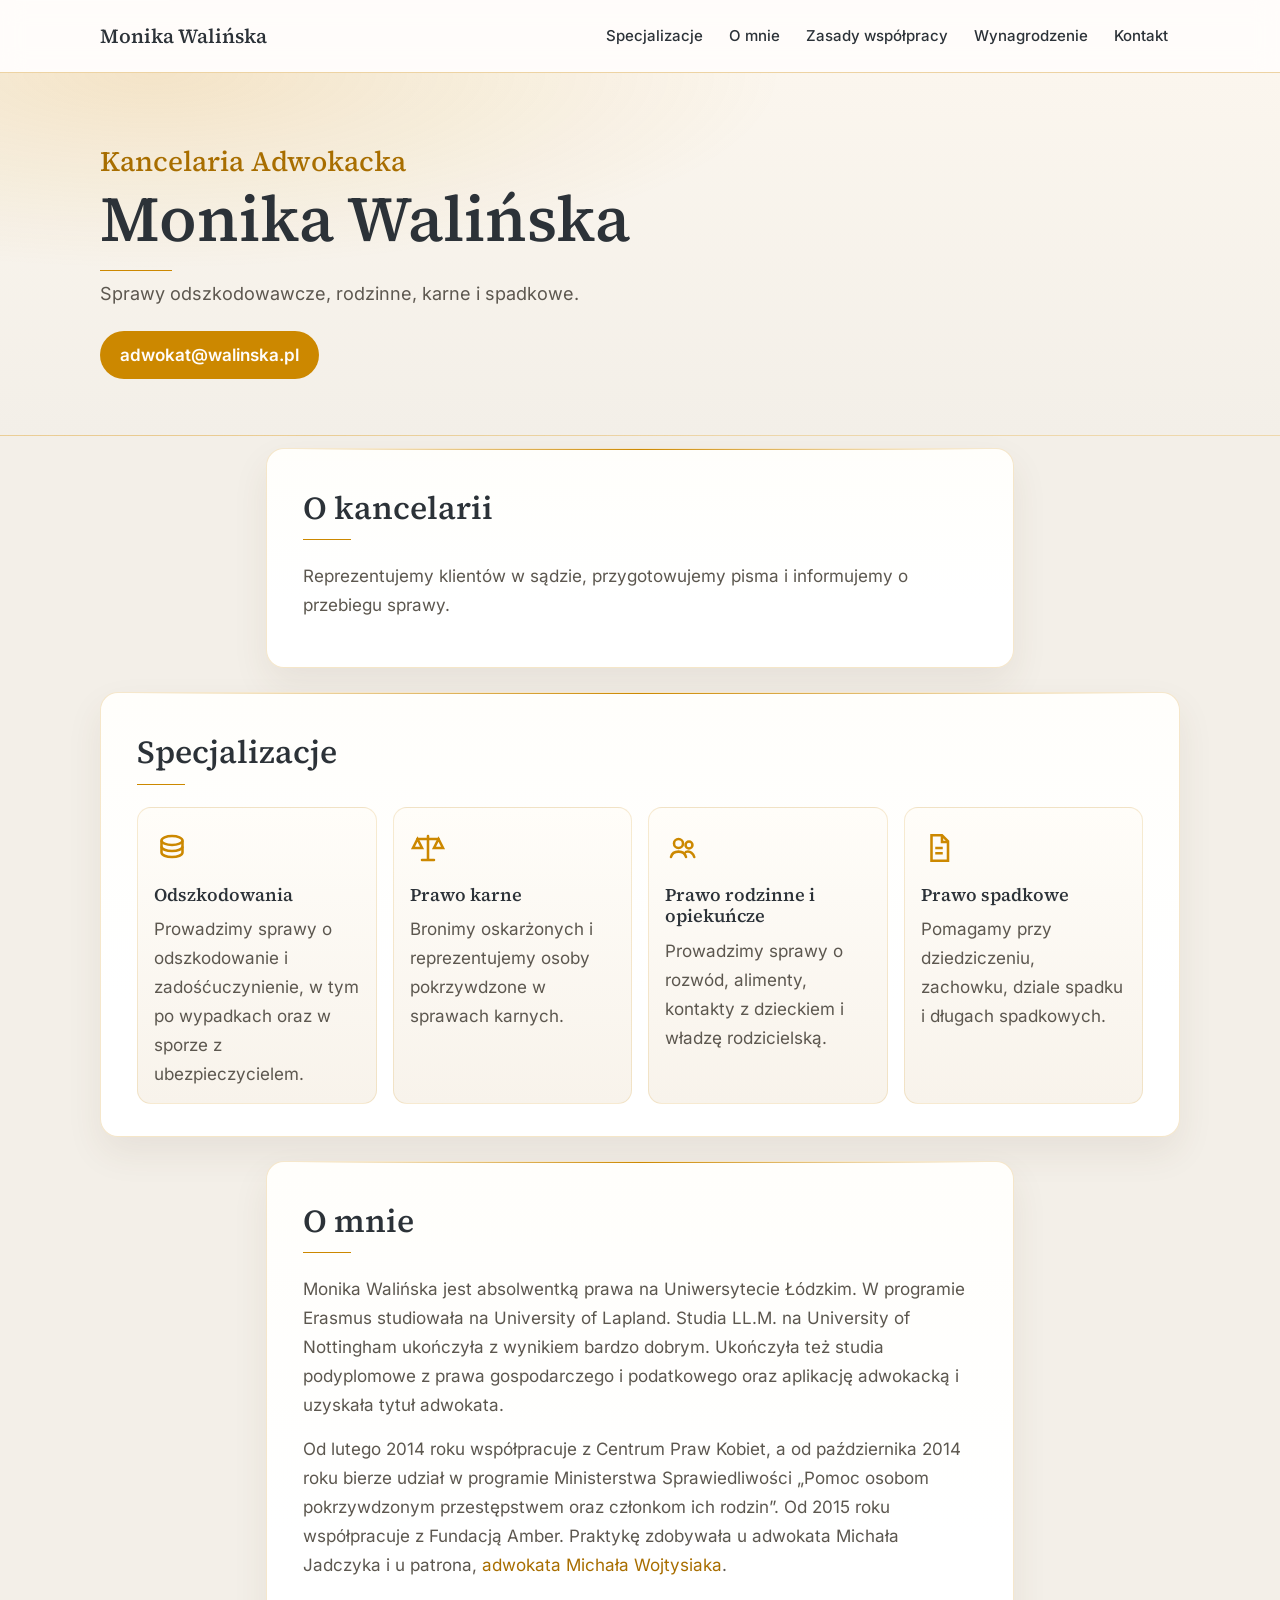
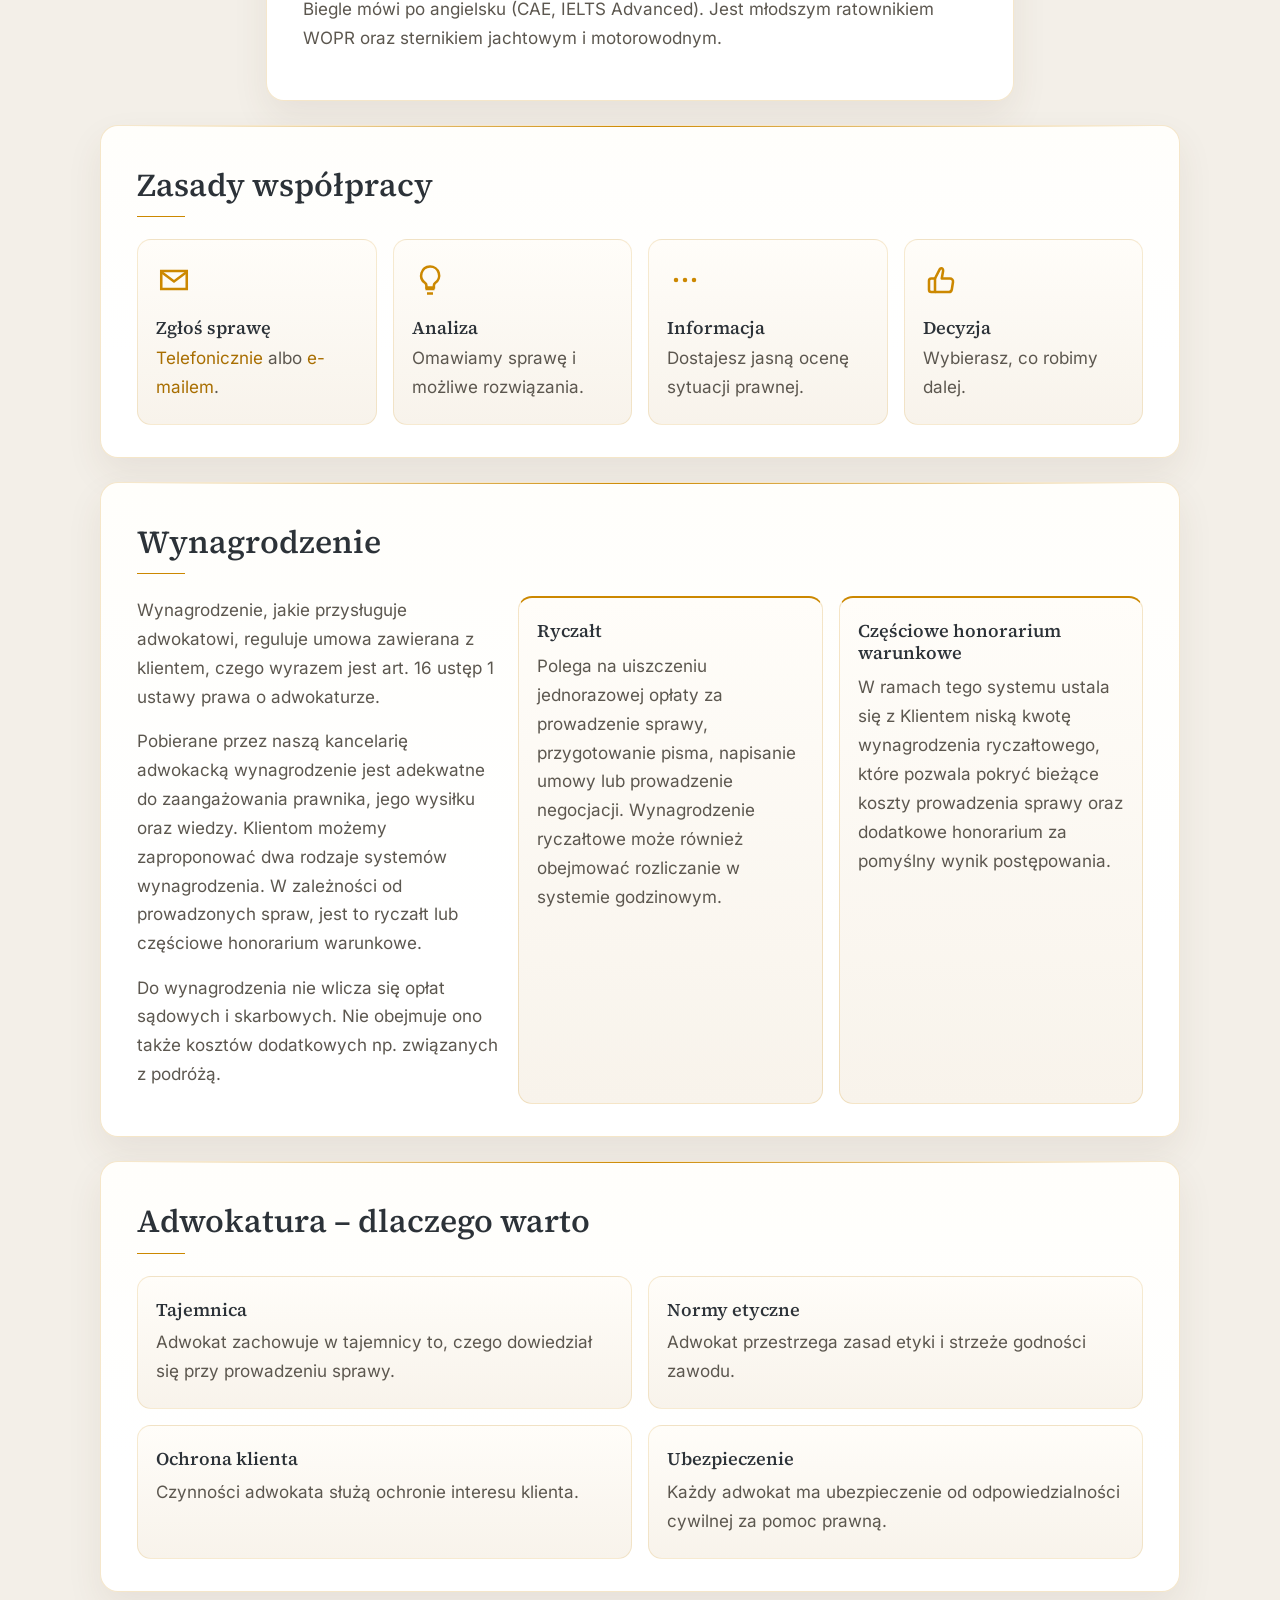
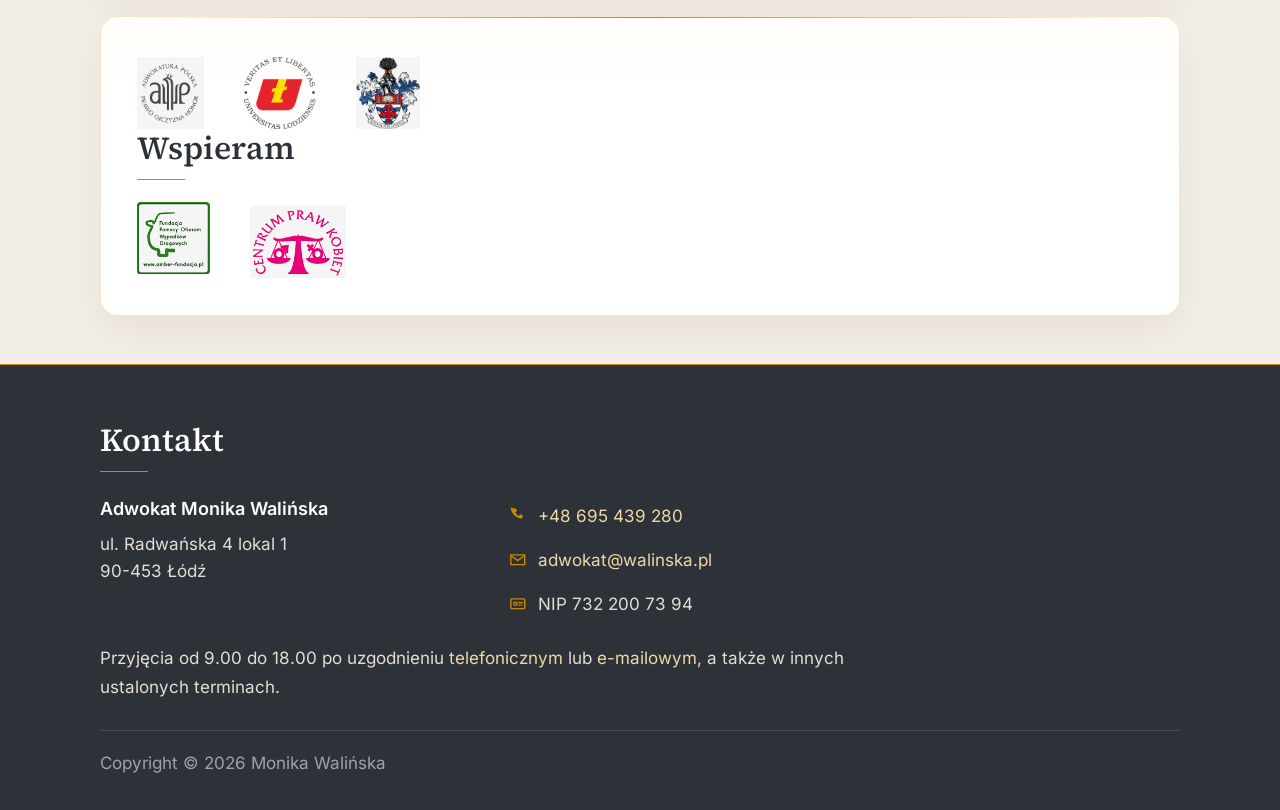
<file: index.html>
<!DOCTYPE html>
<html lang="pl">
<head>
  <meta charset="utf-8">
  <meta name="viewport" content="width=device-width, initial-scale=1">
  <title>Kancelaria Adwokacka Monika Walińska</title>
  <meta name="description" content="Adwokat Monika Walińska prowadzi sprawy odszkodowawcze, rodzinne, karne i spadkowe.">
  <meta name="robots" content="noindex">
  <link rel="canonical" href="https://adwokatwalinska.pl/">
  <link rel="icon" href="/favicon.svg" type="image/svg+xml">
  <link rel="icon" href="/favicon.png" type="image/png">
  <link rel="apple-touch-icon" href="/apple-touch-icon.png">
  <meta property="og:type" content="website">
  <meta property="og:locale" content="pl_PL">
  <meta property="og:site_name" content="Kancelaria Adwokacka Monika Walińska">
  <meta property="og:title" content="Kancelaria Adwokacka Monika Walińska">
  <meta property="og:description" content="Adwokat Monika Walińska prowadzi sprawy odszkodowawcze, rodzinne, karne i spadkowe.">
  <meta property="og:url" content="https://adwokatwalinska.pl/">
  <meta property="og:image" content="https://adwokatwalinska.pl/images/og-image.jpg">
  <meta property="og:image:width" content="1200">
  <meta property="og:image:height" content="630">
  <meta property="og:image:alt" content="Kancelaria Adwokacka Monika Walińska">
  <meta name="twitter:card" content="summary_large_image">
  <meta name="twitter:title" content="Kancelaria Adwokacka Monika Walińska">
  <meta name="twitter:description" content="Adwokat Monika Walińska prowadzi sprawy odszkodowawcze, rodzinne, karne i spadkowe.">
  <meta name="twitter:image" content="https://adwokatwalinska.pl/images/og-image.jpg">
  <meta name="twitter:image:alt" content="Kancelaria Adwokacka Monika Walińska">
  <link rel="stylesheet" href="/css/style.css?v=7">
  <meta name="google-site-verification" content="vQirmyAUzKBIM4DWhnLAm6wufHQBb4rJvE5ieYo9fHM">
  <script>document.documentElement.classList.add("js");</script>
  <script type="application/ld+json">
{
  "@context": "https://schema.org",
  "@type": "LegalService",
  "name": "Kancelaria Adwokacka Monika Walińska",
  "url": "https://adwokatwalinska.pl",
  "telephone": "+48 695 439 280",
  "email": "adwokat@walinska.pl",
  "address": {
    "@type": "PostalAddress",
    "streetAddress": "ul. Radwańska 4 lok. 1",
    "postalCode": "90-453",
    "addressLocality": "Łódź",
    "addressCountry": "PL"
  }
}
  </script>
</head>
<body>
<a class="skip" href="#tresc">Przejdź do treści</a>
<header class="site-header">
  <div class="wrap head-inner">
    <a class="logo" href="/">Monika Walińska</a>
    <button type="button" class="nav-toggle" aria-expanded="false" aria-controls="menu">Menu</button>
    <nav class="nav" id="menu" aria-label="Menu główne">
      <ul>
        <li><a href="/#practice-areas">Specjalizacje</a></li>
        <li><a href="/#about-me">O mnie</a></li>
        <li><a href="/#steps">Zasady współpracy</a></li>
        <li><a href="/#salary">Wynagrodzenie</a></li>
        <li><a href="#footer">Kontakt</a></li>
      </ul>
    </nav>
  </div>
</header>

<main id="tresc">
  <section class="hero" aria-label="Kancelaria Adwokacka Monika Walińska">
    <div class="wrap">
      <h1><span class="hero-kicker">Kancelaria Adwokacka</span><span class="hero-name">Monika Walińska</span></h1>
      <p class="hero-profile">Sprawy odszkodowawcze, rodzinne, karne i spadkowe.</p>
      <p class="hero-mail"><a href="mailto:adwokat@walinska.pl">adwokat@walinska.pl</a></p>
    </div>
  </section>

  <section class="section reveal">
    <div class="wrap card prose">
      <h2 class="section-title">O kancelarii</h2>
      <p>Reprezentujemy klientów w sądzie, przygotowujemy pisma i informujemy o przebiegu sprawy.</p>
    </div>
  </section>

  <section class="section reveal" id="practice-areas">
    <div class="wrap card">
      <h2 class="section-title">Specjalizacje</h2>
      <div class="specs">
        <article class="spec">
          <svg class="icon icon-lg" viewBox="0 0 24 24" aria-hidden="true" focusable="false"><ellipse cx="12" cy="7" rx="7" ry="3" fill="none" stroke="currentColor" stroke-width="1.7"/><path fill="none" stroke="currentColor" stroke-width="1.7" d="M5 7v4c0 1.7 3.1 3 7 3s7-1.3 7-3V7"/><path fill="none" stroke="currentColor" stroke-width="1.7" d="M5 11v4c0 1.7 3.1 3 7 3s7-1.3 7-3v-4"/></svg>
          <h3>Odszkodowania</h3>
          <p>Prowadzimy sprawy o odszkodowanie i zadośćuczynienie, w tym po wypadkach oraz w sporze z ubezpieczycielem.</p>
        </article>
        <article class="spec">
          <svg class="icon icon-lg" viewBox="0 0 24 24" aria-hidden="true" focusable="false"><path fill="none" stroke="currentColor" stroke-width="1.7" stroke-linecap="round" d="M12 4v16M8 20h8M12 6h7M12 6H5"/><path fill="none" stroke="currentColor" stroke-width="1.7" d="M5 6l-3 6h6zM19 6l-3 6h6z"/></svg>
          <h3>Prawo karne</h3>
          <p>Bronimy oskarżonych i reprezentujemy osoby pokrzywdzone w sprawach karnych.</p>
        </article>
        <article class="spec">
          <svg class="icon icon-lg" viewBox="0 0 24 24" aria-hidden="true" focusable="false"><circle cx="9" cy="9" r="3" fill="none" stroke="currentColor" stroke-width="1.7"/><circle cx="16" cy="10" r="2.3" fill="none" stroke="currentColor" stroke-width="1.7"/><path fill="none" stroke="currentColor" stroke-width="1.7" stroke-linecap="round" d="M4 18c.6-2.4 2.5-3.6 5-3.6s4.4 1.2 5 3.6M14 14.6c1.3-.4 2.6-.2 3.6.6 1 .8 1.6 1.8 1.9 2.8"/></svg>
          <h3>Prawo rodzinne i opiekuńcze</h3>
          <p>Prowadzimy sprawy o rozwód, alimenty, kontakty z dzieckiem i władzę rodzicielską.</p>
        </article>
        <article class="spec">
          <svg class="icon icon-lg" viewBox="0 0 24 24" aria-hidden="true" focusable="false"><path fill="none" stroke="currentColor" stroke-width="1.7" d="M7 3.5h7l4 4V20.5H7z"/><path fill="none" stroke="currentColor" stroke-width="1.7" d="M14 3.5V8h4M9.5 12h5M9.5 15.5h5"/></svg>
          <h3>Prawo spadkowe</h3>
          <p>Pomagamy przy dziedziczeniu, zachowku, dziale spadku i długach spadkowych.</p>
        </article>
      </div>
    </div>
  </section>

  <section class="section reveal" id="about-me">
    <div class="wrap card prose">
      <h2 class="section-title">O mnie</h2>
      <p>Monika Walińska jest absolwentką prawa na Uniwersytecie Łódzkim. W programie Erasmus studiowała na University of Lapland. Studia LL.M. na University of Nottingham ukończyła z wynikiem bardzo dobrym. Ukończyła też studia podyplomowe z prawa gospodarczego i podatkowego oraz aplikację adwokacką i uzyskała tytuł adwokata.</p>
      <p>Od lutego 2014 roku współpracuje z Centrum Praw Kobiet, a od października 2014 roku bierze udział w programie Ministerstwa Sprawiedliwości „Pomoc osobom pokrzywdzonym przestępstwem oraz członkom ich rodzin”. Od 2015 roku współpracuje z Fundacją Amber. Praktykę zdobywała u adwokata Michała Jadczyka i u patrona, <a href="https://mecenas.org.pl/" target="_blank" rel="nofollow noopener noreferrer">adwokata Michała Wojtysiaka</a>.</p>
      <p>Biegle mówi po angielsku (CAE, IELTS Advanced). Jest młodszym ratownikiem WOPR oraz sternikiem jachtowym i motorowodnym.</p>
    </div>
  </section>

  <section class="section reveal" id="steps">
    <div class="wrap card">
      <h2 class="section-title">Zasady współpracy</h2>
      <div class="steps">
        <article>
          <svg class="icon icon-lg" viewBox="0 0 24 24" aria-hidden="true" focusable="false"><path fill="none" stroke="currentColor" stroke-width="1.7" d="M3.5 6h17v12h-17z"/><path fill="none" stroke="currentColor" stroke-width="1.7" d="M4 7l8 6 8-6"/></svg>
          <h3>Zgłoś sprawę</h3>
          <p><a href="tel:+48695439280">Telefonicznie</a> albo <a href="mailto:adwokat@walinska.pl">e-mailem</a>.</p>
        </article>
        <article>
          <svg class="icon icon-lg" viewBox="0 0 24 24" aria-hidden="true" focusable="false"><path fill="none" stroke="currentColor" stroke-width="1.7" d="M9 18h6M10 21h4"/><path fill="none" stroke="currentColor" stroke-width="1.7" d="M12 3a6 6 0 0 0-3.2 11c.5.4.8 1 .8 1.6V17h5v-1.4c0-.6.3-1.2.8-1.6A6 6 0 0 0 12 3z"/></svg>
          <h3>Analiza</h3>
          <p>Omawiamy sprawę i możliwe rozwiązania.</p>
        </article>
        <article>
          <svg class="icon icon-lg" viewBox="0 0 24 24" aria-hidden="true" focusable="false"><circle cx="6" cy="12" r="1.5" fill="currentColor"/><circle cx="12" cy="12" r="1.5" fill="currentColor"/><circle cx="18" cy="12" r="1.5" fill="currentColor"/></svg>
          <h3>Informacja</h3>
          <p>Dostajesz jasną ocenę sytuacji prawnej.</p>
        </article>
        <article>
          <svg class="icon icon-lg" viewBox="0 0 24 24" aria-hidden="true" focusable="false"><path fill="none" stroke="currentColor" stroke-width="1.7" stroke-linejoin="round" d="M8 11V20H5.5A1.5 1.5 0 0 1 4 18.5v-6A1.5 1.5 0 0 1 5.5 11H8z"/><path fill="none" stroke="currentColor" stroke-width="1.7" stroke-linejoin="round" d="M8 11l3.2-6.2c.4-.7 1.4-.8 1.9-.2.3.4.4.9.3 1.4L12.5 11H18a2 2 0 0 1 2 2.3l-.8 5A2 2 0 0 1 17.2 20H8"/></svg>
          <h3>Decyzja</h3>
          <p>Wybierasz, co robimy dalej.</p>
        </article>
      </div>
    </div>
  </section>

  <section class="section reveal" id="salary">
    <div class="wrap card">
      <h2 class="section-title">Wynagrodzenie</h2>
      <div class="fees">
        <div class="prose">
          <p>Wynagrodzenie, jakie przysługuje adwokatowi, reguluje umowa zawierana z klientem, czego wyrazem jest art. 16 ustęp 1 ustawy prawa o adwokaturze.</p>
          <p>Pobierane przez naszą kancelarię adwokacką wynagrodzenie jest adekwatne do zaangażowania prawnika, jego wysiłku oraz wiedzy. Klientom możemy zaproponować dwa rodzaje systemów wynagrodzenia. W zależności od prowadzonych spraw, jest to ryczałt lub częściowe honorarium warunkowe.</p>
          <p>Do wynagrodzenia nie wlicza się opłat sądowych i skarbowych. Nie obejmuje ono także kosztów dodatkowych np. związanych z podróżą.</p>
        </div>
        <article class="price">
          <h3>Ryczałt</h3>
          <p>Polega na uiszczeniu jednorazowej opłaty za prowadzenie sprawy, przygotowanie pisma, napisanie umowy lub prowadzenie negocjacji. Wynagrodzenie ryczałtowe może również obejmować rozliczanie w systemie godzinowym.</p>
        </article>
        <article class="price">
          <h3>Częściowe honorarium warunkowe</h3>
          <p>W ramach tego systemu ustala się z Klientem niską kwotę wynagrodzenia ryczałtowego, które pozwala pokryć bieżące koszty prowadzenia sprawy oraz dodatkowe honorarium za pomyślny wynik postępowania.</p>
        </article>
      </div>
    </div>
  </section>

  <section class="section reveal" id="adwokatura">
    <div class="wrap card">
      <h2 class="section-title">Adwokatura – dlaczego warto</h2>
      <div class="ethics">
        <article class="service">
          <h3>Tajemnica</h3>
          <p>Adwokat zachowuje w tajemnicy to, czego dowiedział się przy prowadzeniu sprawy.</p>
        </article>
        <article class="service">
          <h3>Normy etyczne</h3>
          <p>Adwokat przestrzega zasad etyki i strzeże godności zawodu.</p>
        </article>
        <article class="service">
          <h3>Ochrona klienta</h3>
          <p>Czynności adwokata służą ochronie interesu klienta.</p>
        </article>
        <article class="service">
          <h3>Ubezpieczenie</h3>
          <p>Każdy adwokat ma ubezpieczenie od odpowiedzialności cywilnej za pomoc prawną.</p>
        </article>
      </div>
    </div>
  </section>

  <section class="section reveal">
    <div class="wrap card">
      <div class="logo-row">
        <img src="/images/adwokatura_logo.png" alt="Adwokatura" width="187" height="200" decoding="async" loading="lazy">
        <img src="/images/ul_logo.png" alt="Uniwersytet Łódzki" width="200" height="200" decoding="async" loading="lazy">
        <img src="/images/nottingham_coat_of_arms.jpg" alt="University of Nottingham" width="177" height="200" decoding="async" loading="lazy">
      </div>
      <h2 class="section-title">Wspieram</h2>
      <div class="support-row">
        <a href="https://www.amber-fundacja.pl/" target="_blank" rel="nofollow noopener noreferrer"><img src="/images/amber_fundacja.png" alt="Fundacja Amber" width="136" height="135" decoding="async" loading="lazy"></a>
        <img src="/images/cpk.png" alt="Centrum Praw Kobiet" width="180" height="135" decoding="async" loading="lazy">
      </div>
    </div>
  </section>
</main>

<footer id="footer" class="reveal">
  <div class="wrap">
    <h2 class="section-title">Kontakt</h2>
    <div class="contact">
      <div>
        <p class="contact-name">Adwokat Monika Walińska</p>
        <address>
          ul. Radwańska 4 lokal 1<br>
          90-453 Łódź
        </address>
      </div>
      <ul class="contact-list">
        <li><svg class="icon" viewBox="0 0 24 24" aria-hidden="true" focusable="false"><path fill="currentColor" d="M7.2 3.2c.3-.3.8-.4 1.2-.2l1.7.7c.4.2.6.6.6 1l-.3 1.8c0 .4-.3.7-.7.8l-.8.3a10 10 0 0 0 4.7 4.7l.3-.8c.1-.4.4-.7.8-.7l1.8-.3c.4 0 .8.2 1 .6l.7 1.7c.2.4.1.9-.2 1.2l-1.1 1.1c-.3.3-.8.5-1.3.4-6.2-1.2-11.1-6.1-12.3-12.3-.1-.5.1-1 .4-1.3z"/></svg><a href="tel:+48695439280">+48 695 439 280</a></li>
        <li><svg class="icon" viewBox="0 0 24 24" aria-hidden="true" focusable="false"><path fill="none" stroke="currentColor" stroke-width="1.7" d="M3.5 6h17v12h-17z"/><path fill="none" stroke="currentColor" stroke-width="1.7" d="M4 7l8 6 8-6"/></svg><a href="mailto:adwokat@walinska.pl">adwokat@walinska.pl</a></li>
        <li><svg class="icon" viewBox="0 0 24 24" aria-hidden="true" focusable="false"><rect x="3.5" y="6" width="17" height="12" rx="1.5" fill="none" stroke="currentColor" stroke-width="1.7"/><circle cx="9" cy="12" r="2" fill="none" stroke="currentColor" stroke-width="1.5"/><path fill="none" stroke="currentColor" stroke-width="1.5" stroke-linecap="round" d="M13 10.5h5M13 13.5h4"/></svg><span>NIP 732 200 73 94</span></li>
      </ul>
    </div>
    <p class="hours">Przyjęcia od 9.00 do 18.00 po uzgodnieniu <a href="tel:+48695439280">telefonicznym</a> lub <a href="mailto:adwokat@walinska.pl">e-mailowym</a>, a także w innych ustalonych terminach.</p>
    <p class="copyright">Copyright © 2026 Monika Walińska</p>
  </div>
</footer>
<script src="/js/site.js?v=7"></script>
</body>
</html>
</file>
<file: css/style.css>
@font-face {
  font-family: "Source Serif 4";
  font-style: normal;
  font-weight: 400 700;
  font-display: swap;
  src: url("../fonts/source-serif-latin-ext.woff2?v=7") format("woff2");
  unicode-range: U+0100-02BA, U+02BD-02C5, U+02C7-02CC, U+02CE-02D7, U+02DD-02FF, U+0304, U+0308, U+0329, U+1D00-1DBF, U+1E00-1E9F, U+1EF2-1EFF, U+2020, U+20A0-20AB, U+20AD-20C0, U+2113, U+2C60-2C7F, U+A720-A7FF;
}

@font-face {
  font-family: "Source Serif 4";
  font-style: normal;
  font-weight: 400 700;
  font-display: swap;
  src: url("../fonts/source-serif-latin.woff2?v=7") format("woff2");
  unicode-range: U+0000-00FF, U+0131, U+0152-0153, U+02BB-02BC, U+02C6, U+02DA, U+02DC, U+0304, U+0308, U+0329, U+2000-206F, U+20AC, U+2122, U+2191, U+2193, U+2212, U+2215, U+FEFF, U+FFFD;
}

@font-face {
  font-family: Inter;
  font-style: normal;
  font-weight: 400 700;
  font-display: swap;
  src: url("../fonts/inter-latin-ext.woff2?v=7") format("woff2");
  unicode-range: U+0100-02BA, U+02BD-02C5, U+02C7-02CC, U+02CE-02D7, U+02DD-02FF, U+0304, U+0308, U+0329, U+1D00-1DBF, U+1E00-1E9F, U+1EF2-1EFF, U+2020, U+20A0-20AB, U+20AD-20C0, U+2113, U+2C60-2C7F, U+A720-A7FF;
}

@font-face {
  font-family: Inter;
  font-style: normal;
  font-weight: 400 700;
  font-display: swap;
  src: url("../fonts/inter-latin.woff2?v=7") format("woff2");
  unicode-range: U+0000-00FF, U+0131, U+0152-0153, U+02BB-02BC, U+02C6, U+02DA, U+02DC, U+0304, U+0308, U+0329, U+2000-206F, U+20AC, U+2122, U+2191, U+2193, U+2212, U+2215, U+FEFF, U+FFFD;
}

:root {
  --ink: #2c3238;
  --muted: #5c574f;
  --gold: #cc8800;
  --gold-deep: #a86e00;
  --accent: var(--gold);
  --accent-deep: var(--gold-deep);
  --line: #e7e0d6;
  --paper: #f6f3ee;
  --white: #fffdfb;
  --shadow: 0 16px 36px rgba(92, 68, 32, 0.08);
  --wrap: 1080px;
  --header: 72px;
}

*,
*::before,
*::after { box-sizing: border-box; }

html { scroll-behavior: smooth; }

body {
  margin: 0;
  font-family: Inter, "Segoe UI", sans-serif;
  font-size: 17px;
  line-height: 1.7;
  color: var(--muted);
  background: #f3efe8;
  text-transform: none;
  font-variant: normal;
  letter-spacing: normal;
}

img { max-width: 100%; height: auto; }

a { color: var(--accent-deep); text-decoration: none; }
a:hover { color: var(--accent); }

:focus-visible {
  outline: 2px solid var(--accent);
  outline-offset: 3px;
}

::selection { background: #f3e0bc; color: var(--ink); }

h1, h2, h3 {
  font-family: "Source Serif 4", Georgia, "Times New Roman", serif;
  font-weight: 560;
  color: var(--ink);
  line-height: 1.2;
  text-transform: none;
  letter-spacing: normal;
}

p { margin: 0 0 0.9em; }

.skip {
  position: absolute;
  left: 12px;
  top: -48px;
  background: var(--white);
  color: var(--ink);
  padding: 10px 14px;
  z-index: 100;
  border-radius: 8px;
}

.skip:focus { top: 12px; }

.wrap {
  width: min(var(--wrap), calc(100% - 40px));
  margin: 0 auto;
}

.icon {
  display: inline-block;
  width: 1.15em;
  height: 1.15em;
  vertical-align: -0.15em;
  flex: none;
}

.icon-lg { width: 36px; height: 36px; color: var(--accent); }

.site-header {
  position: sticky;
  top: 0;
  z-index: 40;
  background: rgba(255, 253, 251, 0.94);
  backdrop-filter: blur(12px);
  border-bottom: 1px solid rgba(204, 136, 0, 0.35);
}

.head-inner {
  display: flex;
  align-items: center;
  justify-content: space-between;
  gap: 16px;
  min-height: var(--header);
}

.logo {
  color: var(--ink);
  font-family: "Source Serif 4", Georgia, serif;
  font-weight: 560;
  font-size: 20px;
  line-height: 1.2;
  padding: 8px 0;
}

.logo:hover { color: var(--accent-deep); }

.nav-toggle {
  display: none;
  align-items: center;
  justify-content: center;
  min-width: 48px;
  min-height: 48px;
  padding: 0 16px;
  border: 1px solid var(--line);
  border-radius: 10px;
  background: var(--white);
  color: var(--ink);
  font-family: inherit;
  font-size: 16px;
  font-weight: 600;
  cursor: pointer;
}

.nav > ul {
  display: flex;
  align-items: center;
  gap: 2px;
  list-style: none;
  margin: 0;
  padding: 0;
}

.nav a {
  display: flex;
  align-items: center;
  min-height: 44px;
  padding: 8px 12px;
  border-radius: 10px;
  color: var(--ink);
  font-weight: 500;
  font-size: 15px;
}

.nav a:hover,
.nav a[aria-current="page"] {
  background: var(--paper);
  color: var(--accent-deep);
}

.hero {
  padding: 72px 0 40px;
  background:
    radial-gradient(900px 280px at 12% 0%, rgba(204, 136, 0, 0.16), transparent 70%),
    linear-gradient(180deg, #fbf6ee 0%, #f3efe8 100%);
  border-bottom: 1px solid rgba(204, 136, 0, 0.28);
}

.hero h1 {
  margin: 0 0 8px;
  font-weight: 500;
}

.hero-kicker {
  display: block;
  margin-bottom: 6px;
  color: var(--gold-deep);
  font-size: clamp(20px, 2.4vw, 28px);
  font-weight: 500;
  line-height: 1.2;
}

.hero-name {
  display: block;
  font-size: clamp(40px, 6vw, 64px);
  font-weight: 560;
  line-height: 1.05;
}

.hero h1::after {
  content: "";
  display: block;
  width: 72px;
  height: 1px;
  margin-top: 18px;
  background: var(--gold);
}

.hero-profile {
  margin: 0 0 22px;
  max-width: 38em;
  font-size: 18px;
  color: var(--muted);
}

.hero-mail a {
  display: inline-flex;
  align-items: center;
  min-height: 48px;
  padding: 0 20px;
  border-radius: 999px;
  background: var(--accent);
  color: var(--white);
  font-weight: 600;
}

.hero-mail a:hover { background: var(--accent-deep); color: var(--white); }

.section { padding: 12px 0; }

.card {
  position: relative;
  background: linear-gradient(180deg, #fffefb 0%, #fff 70%);
  border: 1px solid rgba(204, 136, 0, 0.2);
  border-radius: 18px;
  box-shadow: var(--shadow);
  padding: 40px 36px 32px;
}

.card::before {
  content: "";
  position: absolute;
  top: 0;
  left: 28px;
  right: 28px;
  height: 1px;
  background: linear-gradient(90deg, transparent, var(--gold), transparent);
}

.section-title {
  margin: 0 0 22px;
  font-size: 32px;
}

.section-title::after {
  content: "";
  display: block;
  width: 48px;
  height: 1px;
  margin-top: 12px;
  background: var(--gold);
}

.prose { max-width: 68ch; }

.ticks {
  list-style: none;
  margin: 8px 0 0;
  padding: 0;
}

.ticks li {
  display: flex;
  gap: 10px;
  align-items: flex-start;
  margin: 0 0 8px;
  line-height: 1.45;
}

.ticks .icon { width: 18px; height: 18px; margin-top: 3px; color: var(--accent); }

.specs {
  display: grid;
  grid-template-columns: repeat(4, 1fr);
  gap: 16px;
}

.spec {
  background: linear-gradient(180deg, #fffdf9, #f8f3eb);
  border: 1px solid rgba(204, 136, 0, 0.16);
  border-radius: 14px;
  padding: 22px 16px 14px;
}

.spec h3 {
  margin: 12px 0 10px;
  font-size: 18px;
}

.spec p { margin: 0; }

.steps {
  display: grid;
  grid-template-columns: repeat(4, 1fr);
  gap: 16px;
}

.steps article,
.service {
  background: linear-gradient(180deg, #fffdf9, #f8f3eb);
  border: 1px solid rgba(204, 136, 0, 0.16);
  border-radius: 14px;
  padding: 22px 18px;
}

.steps h3 { margin: 12px 0 6px; font-size: 18px; }
.steps p { margin: 0; }

.fees {
  display: grid;
  grid-template-columns: 1.2fr 1fr 1fr;
  gap: 16px;
  align-items: stretch;
}

.price {
  background: linear-gradient(180deg, #fffdf9, #f8f3eb);
  border: 1px solid rgba(204, 136, 0, 0.2);
  border-radius: 14px;
  padding: 22px 18px;
  border-top: 2px solid var(--gold);
}

.price h3 {
  margin: 0 0 10px;
  font-size: 18px;
}

.price p { margin: 0; }

.ethics {
  display: grid;
  grid-template-columns: 1fr 1fr;
  gap: 16px;
}

.service h3 { margin: 0 0 8px; font-size: 18px; }
.service p { margin: 0; }

.logo-row,
.support-row {
  display: flex;
  flex-wrap: wrap;
  justify-content: flex-start;
  align-items: center;
  gap: 28px 40px;
}

.support-row { margin-top: 8px; }

.logo-row img,
.support-row img {
  max-height: 72px;
  width: auto;
  max-width: 140px;
}

.more {
  display: inline-flex;
  align-items: center;
  min-height: 48px;
  padding: 0 18px;
  border-radius: 999px;
  background: var(--accent);
  color: var(--white);
  font-weight: 600;
}

.more:hover { background: var(--accent-deep); color: var(--white); }

.page { padding: 28px 0 12px; }

#footer {
  background: var(--ink);
  color: #e4ddd4;
  padding: 56px 0 32px;
  margin-top: 36px;
  border-top: 1px solid var(--gold);
}

#footer h2 { color: var(--white); font-size: 32px; }
#footer a { color: #f0d7a4; }
#footer a:hover { color: var(--white); }
#footer .icon { color: var(--gold); }

.contact {
  display: grid;
  grid-template-columns: repeat(2, minmax(0, 360px));
  gap: 20px 48px;
  margin-bottom: 18px;
}

.contact-name {
  margin: 0 0 6px;
  color: var(--white);
  font-weight: 600;
  font-size: 18px;
}

.contact address { font-style: normal; line-height: 1.6; }

.contact-list {
  list-style: none;
  margin: 0;
  padding: 0;
}

.contact-list li {
  display: flex;
  align-items: center;
  gap: 10px;
  min-height: 44px;
}

.hours { margin: 0 0 18px; max-width: 70ch; }

.copyright {
  margin: 28px 0 0;
  padding-top: 18px;
  border-top: 1px solid rgba(255, 255, 255, 0.12);
  color: #9aa3aa;
}

.js .reveal {
  opacity: 0;
  transform: translateY(12px);
  transition: opacity 0.6s ease, transform 0.6s ease;
}

.js .reveal.is-in {
  opacity: 1;
  transform: none;
}

[id] { scroll-margin-top: calc(var(--header) + 16px); }

@media (max-width: 980px) {
  .specs,
  .steps { grid-template-columns: 1fr 1fr; }
  .fees,
  .ethics,
  .contact { grid-template-columns: 1fr; }
}

@media (max-width: 800px) {
  .nav-toggle { display: inline-flex; }

  .nav {
    display: none;
    position: absolute;
    left: 0;
    right: 0;
    top: 100%;
    background: var(--white);
    border-bottom: 1px solid var(--line);
    box-shadow: var(--shadow);
  }

  .nav.is-open { display: block; }

  .nav > ul {
    flex-direction: column;
    align-items: stretch;
    padding: 8px 12px 16px;
  }

  .nav a {
    min-height: 48px;
    padding: 12px 14px;
    font-size: 17px;
  }
}

@media (max-width: 640px) {
  .wrap { width: min(var(--wrap), calc(100% - 28px)); }
  .hero { padding: 40px 0 24px; }
  .hero-name { font-size: 36px; }
  .card { padding: 24px 18px 18px; }
  .section-title { font-size: 26px; }
  .specs,
  .steps { grid-template-columns: 1fr; }
  .logo-row,
  .support-row { gap: 20px 28px; }
}

@media (prefers-reduced-motion: reduce) {
  html { scroll-behavior: auto; }

  .js .reveal,
  .js .reveal.is-in {
    opacity: 1;
    transform: none;
    transition: none;
  }
}
</file>
